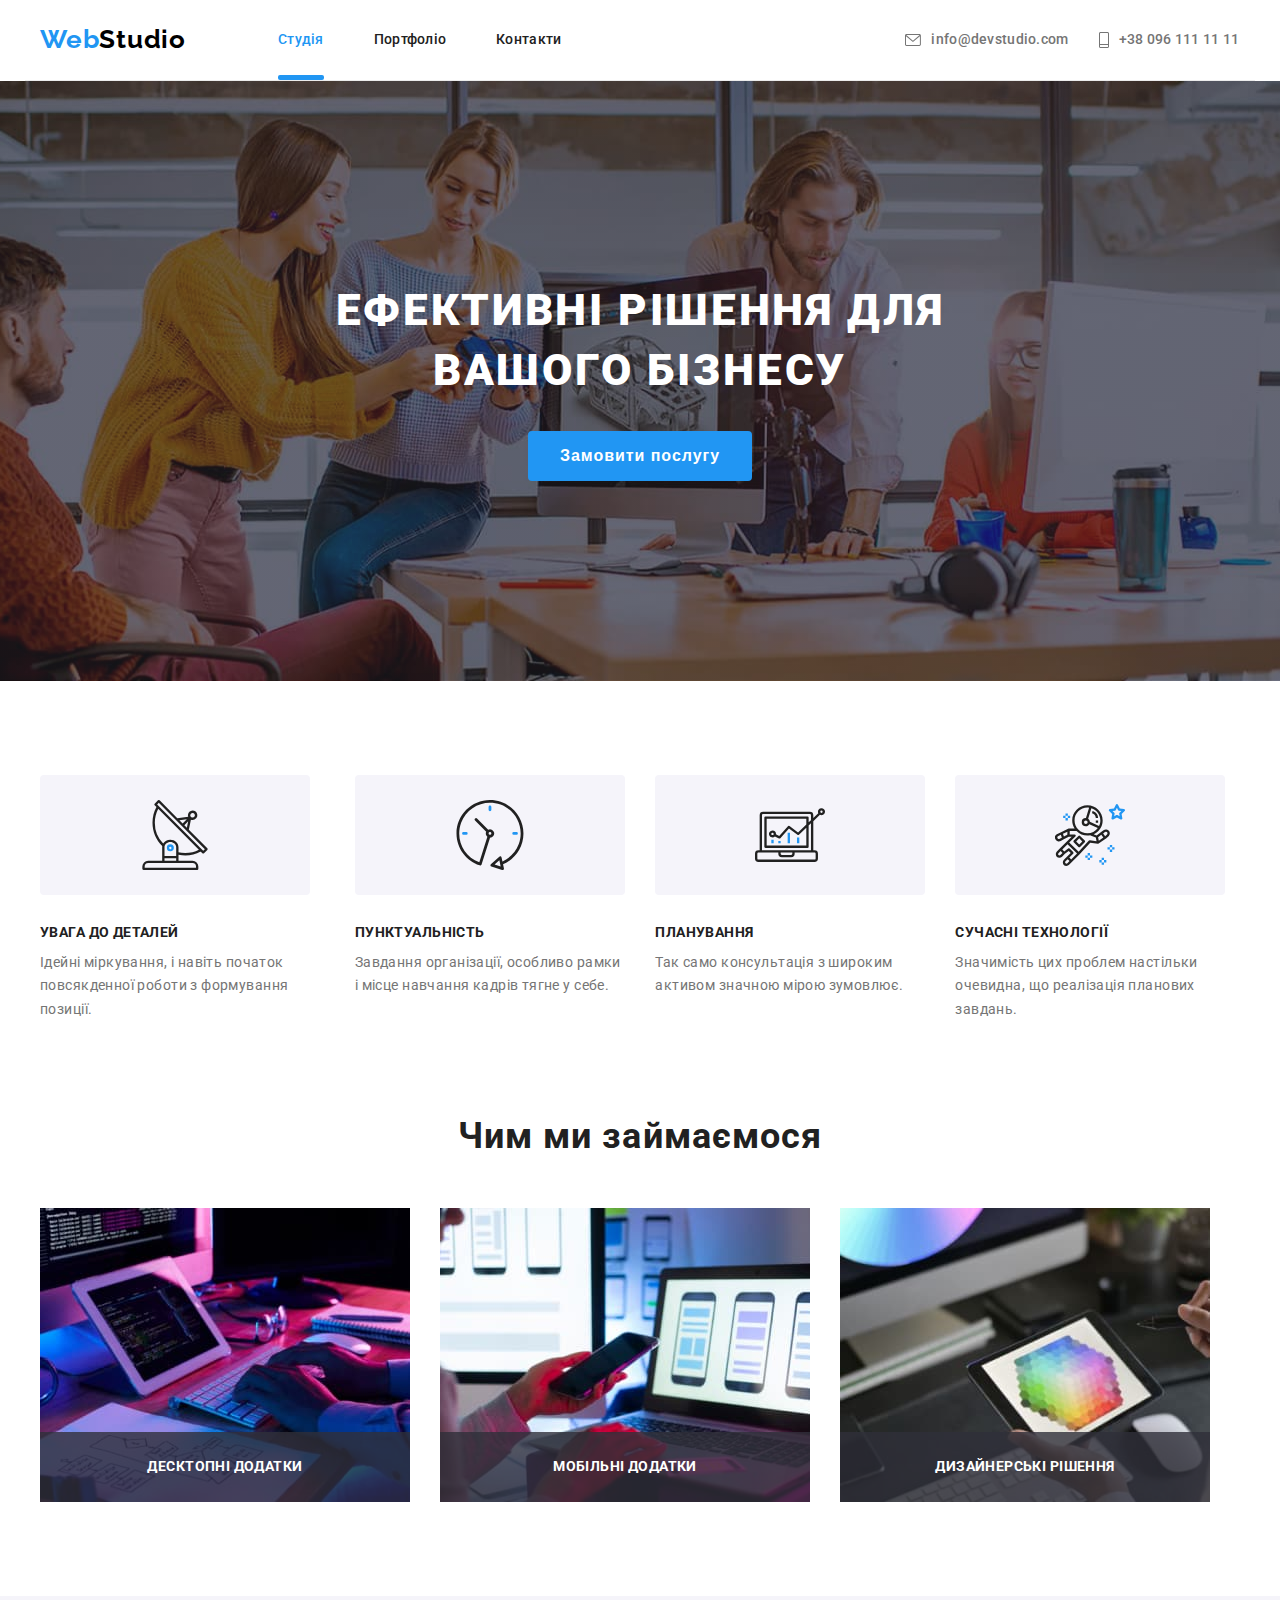
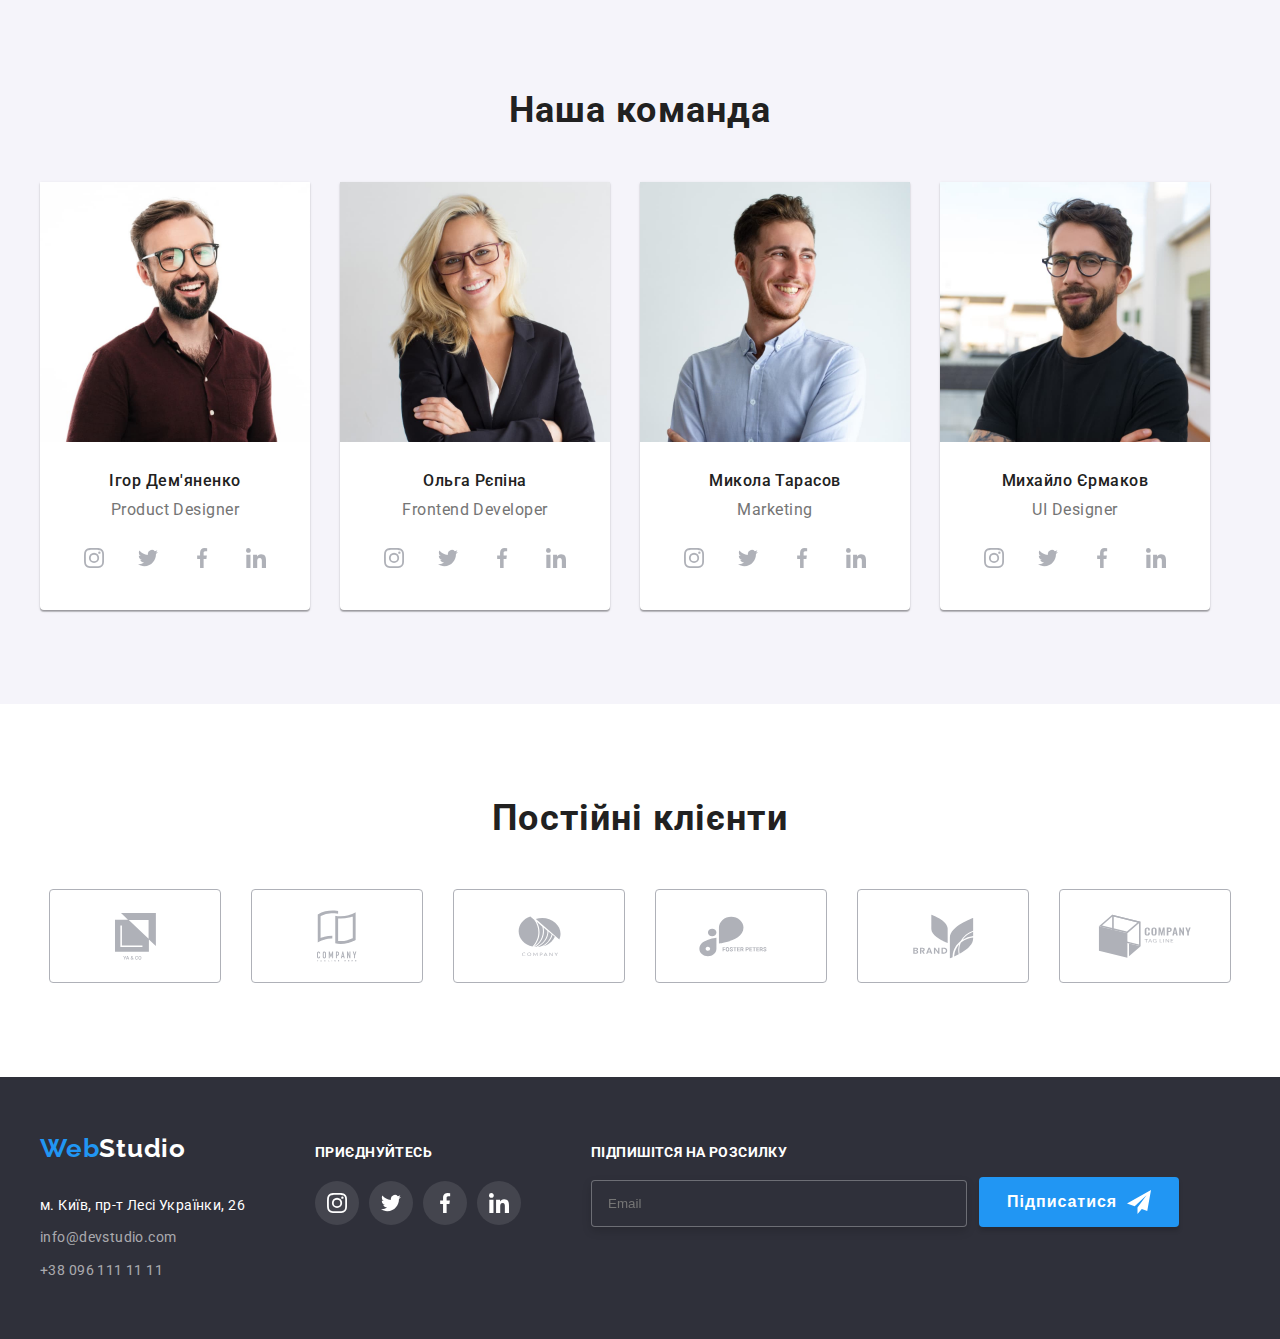
<file: index.html>
<!DOCTYPE html>
<html lang="en">

<head>
    <meta charset="UTF-8">
    <meta http-equiv="X-UA-Compatible" content="IE=edge">
    <meta name="viewport" content="width=device-width, initial-scale=1.0">
    <link rel="preconnect" href="https://fonts.googleapis.com">
    <link rel="preconnect" href="https://fonts.gstatic.com" crossorigin>
    <title>WebStudio</title>
    <link
        href="https://fonts.googleapis.com/css2?family=Raleway:wght@700&family=Roboto:wght@400;500;700;900&display=swap"
        rel="stylesheet">
    <link rel="stylesheet" href="https://cdnjs.cloudflare.com/ajax/libs/modern-normalize/1.1.0/modern-normalize.min.css"
        integrity="sha512-wpPYUAdjBVSE4KJnH1VR1HeZfpl1ub8YT/NKx4PuQ5NmX2tKuGu6U/JRp5y+Y8XG2tV+wKQpNHVUX03MfMFn9Q=="
        crossorigin="anonymous" referrerpolicy="no-referrer" />
    <link rel="stylesheet" href="css/main.min.css">
</head>

<body>
    <!-- modal -->
    <div class="backdrop is-hidden" data-modal>
        <div class="modal">
            <button href="#" class="modal__btn-close" data-modal-close>
                <svg class="modal__icon">
                    <use href="./images/icons.svg#close"></use>
                </svg>
            </button>

            <form class="modal-form">
                <p class="modal-form__title">Залиште свої дані, ми вам передзвонимо</p>

                <ul class="form-list">
                    <li>
                        <label class="form-input">
                            <span class="form-input__name">Ім'я</span>
                            <div class="form-input__field">
                                <input class="form-input__input" type="text" name="name" placeholder=" ">
                                <svg class="form-input__icon">
                                    <use href="./images/icons.svg#person-black"></use>
                                </svg>
                            </div>
                        </label>
                    </li>
                    <li>
                        <label class="form-input">
                            <span class="form-input__name">Телефон</span>
                            <div class="form-input__field">
                                <input class="form-input__input" type="tel" name="tel" placeholder=" ">
                                <svg class="form-input__icon">
                                    <use href="./images/icons.svg#phone-black"></use>
                                </svg>
                            </div>
                        </label>
                    </li>
                    <li>
                        <label class="form-input">
                            <span class="form-input__name">Пошта</span>
                            <div class="form-input__field">
                                <input class="form-input__input" type="email" name="email" placeholder=" ">
                                <svg class="form-input__icon">
                                    <use href="./images/icons.svg#email-black"></use>
                                </svg>
                            </div>
                        </label>
                    </li>
                    <li>
                        <label class="form-input">
                            <span class="form-input__name">Коментар</span>
                            <div class="form-input__field">
                                <textarea class="form-input__input form-input__input--comment" type="text"
                                    name="feedback" placeholder="Введіть текст">
                                </textarea>
                            </div>
                        </label>
                    </li>
                </ul>

                <label class="checkbox">
                    <div>
                        <input class="checkbox__input" type="checkbox" name="checkbox">
                        <svg class="checkbox__icon">
                            <use href="./images/icons.svg#icon-check"></use>
                        </svg>
                    </div>
                    <span class="checkbox__text">
                        Погоджуюся з розсилкою та приймаю
                        <a href="#" class="checkbox__link">Умови договору</a>
                    </span>
                </label>

                <button type="submit" class="form__btn">
                    Відправити
                </button>
            </form>
        </div>
    </div>

    <!-- Header -->
    <header>
        <div class="container header">
            <a href="#" class="logo header--logo"><span class="blue-text">Web</span>Studio</a>

            <nav class="nav header--nav">
                <ul class="nav__list">
                    <li class="nav__item"><a href="#" class="nav__link">Студія</a></li>
                    <li class="nav__item"><a href="./portfolio.html" class="nav__link">Портфоліо</a></li>
                    <li class="nav__item"><a href="./contacts.html" class="nav__link">Контакти</a></li>
                </ul>
            </nav>

            <ul class="contakts">
                <li class="contakts__item">
                    <a class="contakts__link" href="mailto:info@devstudio.com">
                        <svg class="mail-icon">
                            <use href="./images/icons.svg#mail"></use>
                        </svg>
                        info@devstudio.com
                    </a>
                </li>
                <li class="contakts__item">
                    <a class="contakts__link" href="tel:+380961111111">
                        <svg class="phone-icon">
                            <use href="./images/icons.svg#phone"></use>
                        </svg>
                        +38 096 111 11 11
                    </a>
                </li>
            </ul>
        </div>
    </header>

    <!-- Main -->
    <main class="main">

        <section class="hero">
            <div class="hero__container">
                <h1 class="hero__title">Ефективні рішення для вашого бізнесу</h1>
                <button class="hero__btn" type="button" data-modal-open>Замовити послугу</button>
            </div>
        </section>
        <section class="features section">
            <div class="container">
                <!-- Особливості -->
                <!-- <h2 class="features__title">Особливості</h2> -->
                <ul class="features__list">
                    <li class="features__item">
                        <div class="features__item--bg">
                            <svg class="features__icon">
                                <use href="./images/icons.svg#antenna"></use>
                            </svg>
                        </div>
                        <h3 class="features__title">УВАГА ДО ДЕТАЛЕЙ</h3>
                        <p class="features__text">Ідейні міркування, і навіть початок повсякденної роботи з
                            формування
                            позиції.</p>
                    </li>
                    <li class="features__item ">
                        <div class="features__item--bg">
                            <svg class="features__icon">
                                <use href="./images/icons.svg#clock"></use>
                            </svg>
                        </div>
                        <h3 class="features__title">ПУНКТУАЛЬНІСТЬ</h3>
                        <p class="features__text">Завдання організації, особливо рамки і місце навчання кадрів
                            тягне у
                            себе.</p>
                    </li>
                    <li class="features__item ">
                        <div class="features__item--bg">
                            <svg class="features__icon">
                                <use href="./images/icons.svg#diagram"></use>
                            </svg>
                        </div>

                        <h3 class="features__title">ПЛАНУВАННЯ</h3>
                        <p class="features__text">Так само консультація з широким активом значною мірою зумовлює.
                        </p>
                    </li>
                    <li class="features__item ">
                        <div class="features__item--bg">
                            <svg class="features__icon">
                                <use href="./images/icons.svg#astronaut"></use>
                            </svg>
                        </div>

                        <h3 class="features__title">СУЧАСНІ ТЕХНОЛОГІЇ</h3>
                        <p class="features__text">Значимість цих проблем настільки очевидна, що реалізація планових
                            завдань.</p>
                    </li>
                </ul>
            </div>
        </section>

        <!-- Чим ми займаємося -->
        <section class="we-working section">
            <div class="container">
                <h2 class="we-working__title">Чим ми займаємося</h2>
                <ul class="we-working__list">
                    <li class="we-working__item">
                        <div class="we-working__thumb">
                            <img class="we-working__img" src="images/img_1.jpg"
                                alt="Працюючий програміст, його робоче місце.">
                            <h3 class="we-working__text">Десктопні додатки</h3>
                        </div>

                    </li>
                    <li class="we-working__item">
                        <div class="we-working__thumb">
                            <img class="we-working__img" src="images/img_2.jpg"
                                alt="Дизайнер розробляє інтерфейс застосунка для мобільного телефона.">
                            <h3 class="we-working__text">Мобільні додатки</h3>
                        </div>
                    </li>
                    <li class="we-working__item">
                        <div class="we-working__thumb">
                            <img class="we-working__img" src="images/img_3.jpg"
                                alt="Веб-дизайнер з планшетом на якому зображено вибір кольору.">
                            <h3 class="we-working__text">Дизайнерські рішення</h3>
                        </div>
                    </li>
                </ul>
            </div>
        </section>

        <!-- Наша команда -->
        <section class="our-team section">
            <div class="container">
                <h2 class="our-team__title">Наша команда</h2>
                <ul class="our-team__list">
                    <li class="our-team__item">
                        <img class="our-team__img" src="images/photo_1.jpg" alt="Фото Ігора Дем'яненко">
                        <h3 class="our-team__name">Ігор Дем'яненко</h3>
                        <p class="our-team__text">Product Designer</p>
                        <ul class="social">
                            <li class="social__item">
                                <a href="#" class="social__link social__link--transparent ">
                                    <svg class="social__icon social__icon--white-bg ">
                                        <use href="./images/icons.svg#instagram"></use>
                                    </svg>
                                </a>
                            </li>
                            <li class="social__item">
                                <a href="#" class="social__link social__link--transparent">
                                    <svg class="social__icon social__icon--white-bg ">
                                        <use href="./images/icons.svg#twitter"></use>
                                    </svg>
                                </a>
                            </li>
                            <li class="social__item">
                                <a href="#" class="social__link social__link--transparent">
                                    <svg class="social__icon social__icon--white-bg ">
                                        <use href="./images/icons.svg#facebook"></use>
                                    </svg>
                                </a>
                            </li>
                            <li class="social__item">
                                <a href="#" class="social__link social__link--transparent">
                                    <svg class="social__icon social__icon--white-bg ">
                                        <use href="./images/icons.svg#linkedin"></use>
                                    </svg>
                                </a>
                            </li>
                        </ul>
                    </li>
                    <li class="our-team__item">
                        <img class="our-team__img" src="images/photo_2.jpg" alt="Фото Ігора Дем'яненко">
                        <h3 class="our-team__name">Ольга Рєпіна</h3>
                        <p class="our-team__text">Frontend Developer</p>
                        <ul class="social">
                            <li class="social__item">
                                <a href="#" class="social__link social__link--transparent ">
                                    <svg class="social__icon social__icon--white-bg ">
                                        <use href="./images/icons.svg#instagram"></use>
                                    </svg>
                                </a>
                            </li>
                            <li class="social__item">
                                <a href="#" class="social__link social__link--transparent">
                                    <svg class="social__icon social__icon--white-bg ">
                                        <use href="./images/icons.svg#twitter"></use>
                                    </svg>
                                </a>
                            </li>
                            <li class="social__item">
                                <a href="#" class="social__link social__link--transparent">
                                    <svg class="social__icon social__icon--white-bg ">
                                        <use href="./images/icons.svg#facebook"></use>
                                    </svg>
                                </a>
                            </li>
                            <li class="social__item">
                                <a href="#" class="social__link social__link--transparent">
                                    <svg class="social__icon social__icon--white-bg ">
                                        <use href="./images/icons.svg#linkedin"></use>
                                    </svg>
                                </a>
                            </li>
                        </ul>
                    </li>
                    <li class="our-team__item">
                        <img class="our-team__img" src="images/photo_3.jpg" alt="Фото Ігора Дем'яненко">
                        <h3 class="our-team__name">Микола Тарасов </h3>
                        <p class="our-team__text"> Marketing</p>
                        <ul class="social">
                            <li class="social__item">
                                <a href="#" class="social__link social__link--transparent ">
                                    <svg class="social__icon social__icon--white-bg ">
                                        <use href="./images/icons.svg#instagram"></use>
                                    </svg>
                                </a>
                            </li>
                            <li class="social__item">
                                <a href="#" class="social__link social__link--transparent">
                                    <svg class="social__icon social__icon--white-bg ">
                                        <use href="./images/icons.svg#twitter"></use>
                                    </svg>
                                </a>
                            </li>
                            <li class="social__item">
                                <a href="#" class="social__link social__link--transparent">
                                    <svg class="social__icon social__icon--white-bg ">
                                        <use href="./images/icons.svg#facebook"></use>
                                    </svg>
                                </a>
                            </li>
                            <li class="social__item">
                                <a href="#" class="social__link social__link--transparent">
                                    <svg class="social__icon social__icon--white-bg ">
                                        <use href="./images/icons.svg#linkedin"></use>
                                    </svg>
                                </a>
                            </li>
                        </ul>
                    </li>
                    <li class="our-team__item">
                        <img class="our-team__img" src="images/photo_4.jpg" alt="Фото Ігора Дем'яненко">
                        <h3 class="our-team__name">Михайло Єрмаков</h3>
                        <p class="our-team__text">UI Designer</p>
                        <ul class="social">
                            <li class="social__item">
                                <a href="#" class="social__link social__link--transparent ">
                                    <svg class="social__icon social__icon--white-bg ">
                                        <use href="./images/icons.svg#instagram"></use>
                                    </svg>
                                </a>
                            </li>
                            <li class="social__item">
                                <a href="#" class="social__link social__link--transparent">
                                    <svg class="social__icon social__icon--white-bg ">
                                        <use href="./images/icons.svg#twitter"></use>
                                    </svg>
                                </a>
                            </li>
                            <li class="social__item">
                                <a href="#" class="social__link social__link--transparent">
                                    <svg class="social__icon social__icon--white-bg ">
                                        <use href="./images/icons.svg#facebook"></use>
                                    </svg>
                                </a>
                            </li>
                            <li class="social__item">
                                <a href="#" class="social__link social__link--transparent">
                                    <svg class="social__icon social__icon--white-bg ">
                                        <use href="./images/icons.svg#linkedin"></use>
                                    </svg>
                                </a>
                            </li>
                        </ul>
                    </li>
                </ul>
            </div>
        </section>

        <!-- Постійні клієнти -->
        <section class="clients section">
            <div class="container">
                <h2 class="clients__title">Постійні клієнти</h2>
                <ul class="clients__list">
                    <li class="clients__item">
                        <a class="clients__link">
                            <svg class="clients__icon " width="41" height="47">
                                <use href="./images/icons.svg#company_1"></use>
                            </svg>
                        </a>
                    </li>
                    <li class="clients__item">
                        <a class="clients__link">
                            <svg class="clients__icon " width="40" height="52">
                                <use href="./images/icons.svg#company_2"></use>
                            </svg>
                        </a>
                    </li>
                    <li class="clients__item">
                        <a class="clients__link">
                            <svg class="clients__icon " width="43" height="42">
                                <use href="./images/icons.svg#company_3"></use>
                            </svg>
                        </a>
                    </li>
                    <li class="clients__item">
                        <a class="clients__link">
                            <svg class="clients__icon" width="84" height="41">
                                <use href="./images/icons.svg#company_4"></use>
                            </svg>
                        </a>
                    </li>
                    <li class="clients__item">
                        <a class="clients__link">
                            <svg class="clients__icon" width="63" height="45">
                                <use href="./images/icons.svg#company_5"></use>
                            </svg>
                        </a>
                    </li>
                    <li class="clients__item">
                        <a class="clients__link">
                            <svg class="clients__icon" width="94" height="44">
                                <use href="./images/icons.svg#company_6"></use>
                            </svg>
                        </a>
                    </li>
                </ul>

            </div>
        </section>
    </main>

    <!-- Footer -->
    <footer class="footer">
        <div class="container">
            <div class="footer-wrapper">
                <div class="footer-contacts">
                    <a href="#" class="logo footer--logo"><span class="blue-text">Web</span>Studio</a>

                    <ul class="footer-contacts">
                        <li class="footer-contacts__item ">
                            <a class="footer-contacts__link address footer-contacts__link--address" href="#"
                                target="_blank" rel="noopener noreferrer">м.
                                Київ, пр-т Лесі Українки,
                                26</a>
                        </li>
                        <li class="footer-contacts__item">
                            <a class="footer-contacts__link" href="mailto:info@devstudio.com">info@devstudio.com</a>
                        </li>
                        <li class="footer-contacts__item">
                            <a class="footer-contacts__link" href="tel:+380961111111">+38
                                096 111 11 11</a>
                        </li>
                    </ul>
                </div>

                <div class="social-wrapper">
                    <h2 class="social-wrapper__title">Приєднуйтесь</h2>
                    <ul class="social">
                        <li class="social__item">
                            <a href="#" class="social__link social__link--gray ">
                                <svg class="social__icon social__icon--white ">
                                    <use href="./images/icons.svg#instagram"></use>
                                </svg>
                            </a>
                        </li>
                        <li class="social__item">
                            <a href="#" class="social__link social__link--gray">
                                <svg class="social__icon social__icon--white ">
                                    <use href="./images/icons.svg#twitter"></use>
                                </svg>
                            </a>
                        </li>
                        <li class="social__item">
                            <a href="#" class="social__link social__link--gray">
                                <svg class="social__icon social__icon--white ">
                                    <use href="./images/icons.svg#facebook"></use>
                                </svg>
                            </a>
                        </li>
                        <li class="social__item">
                            <a href="#" class="social__link social__link--gray">
                                <svg class="social__icon social__icon--white ">
                                    <use href="./images/icons.svg#linkedin"></use>
                                </svg>
                            </a>
                        </li>
                    </ul>
                </div>

                <form class="footer-form">
                    <label class="footer-form__label">
                        <span class="footer-form__title">
                            Підпишітся на розсилку
                        </span>
                        <input class="footer-form__input" type="email" name="footer-email" placeholder="Email">
                    </label>

                    <button type="submit" class="footer-form__btn">
                        Підписатися
                        <svg class="footer-form__icon">
                            <use href="./images/icons.svg#icon-send"></use>
                        </svg>
                    </button>
                </form>
            </div>
    </footer>


    <script src="./js/modal.js"></script>
</body>

</html>
</file>
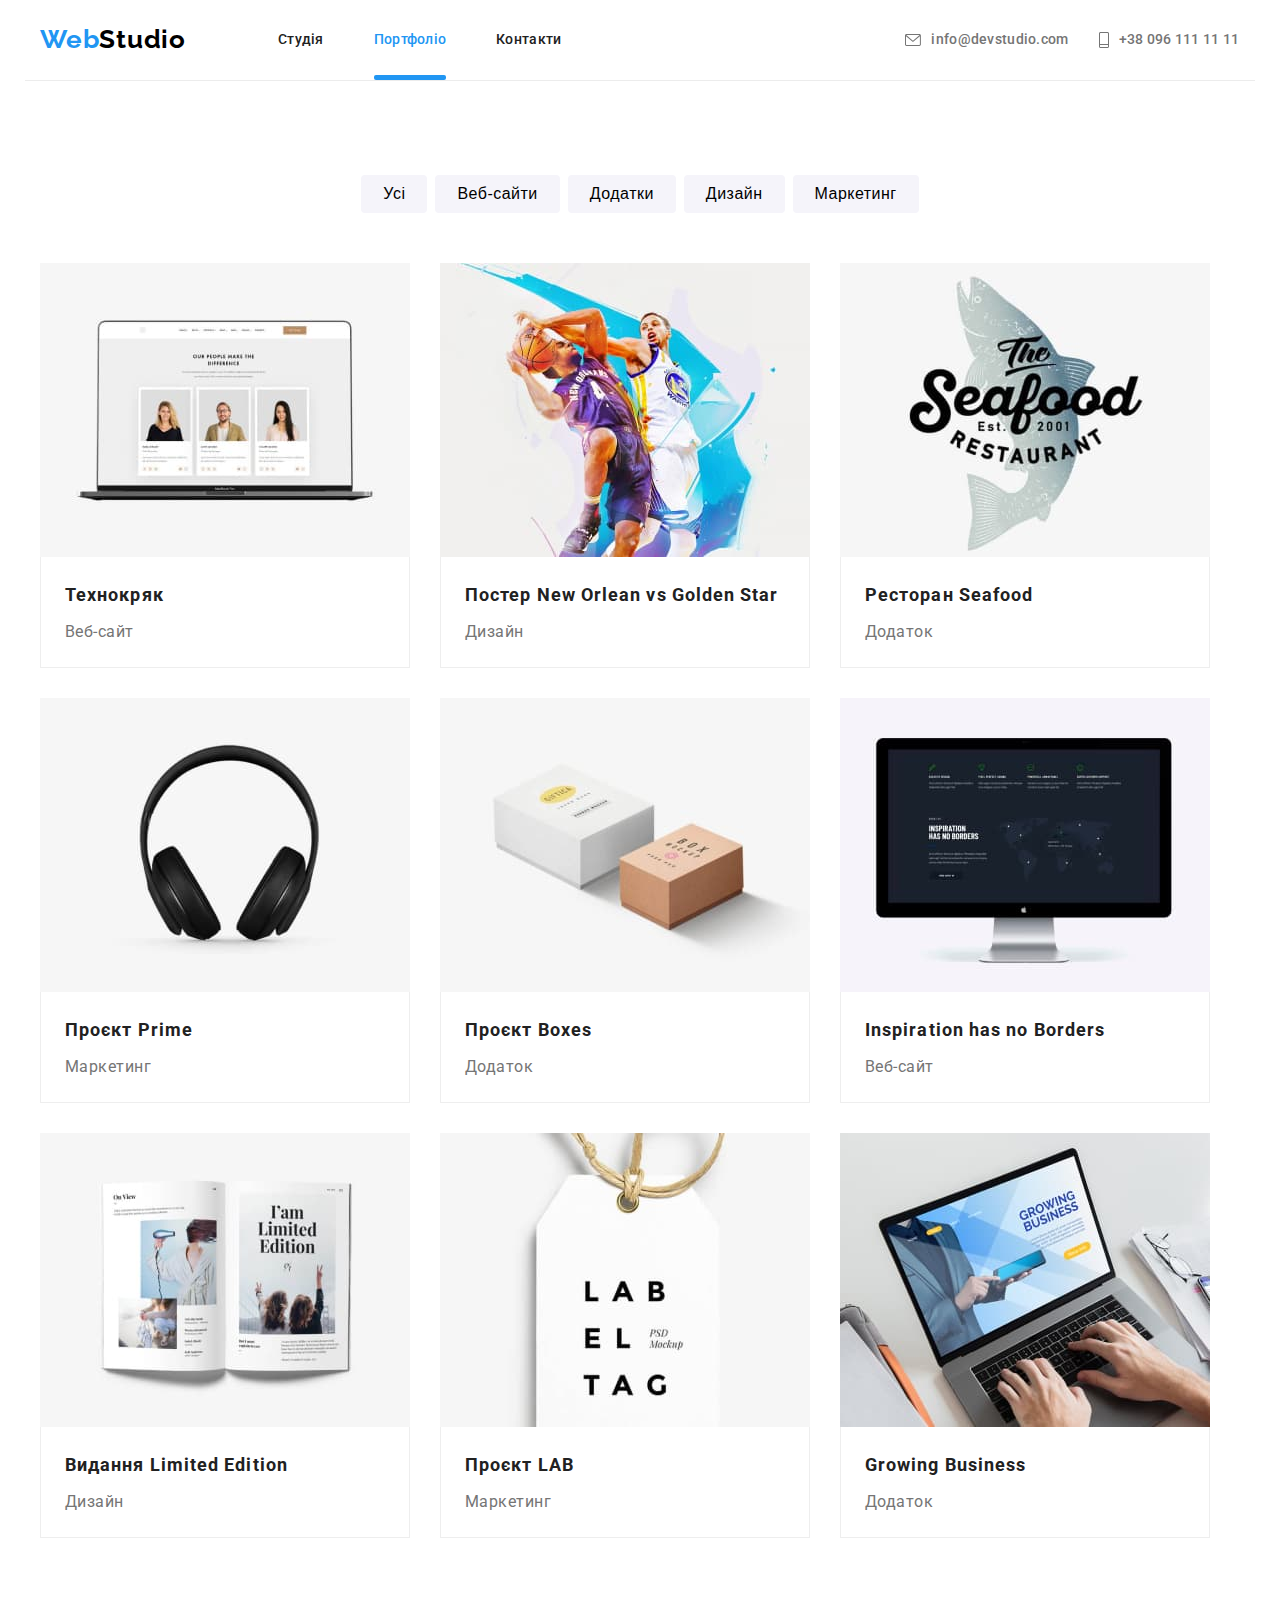
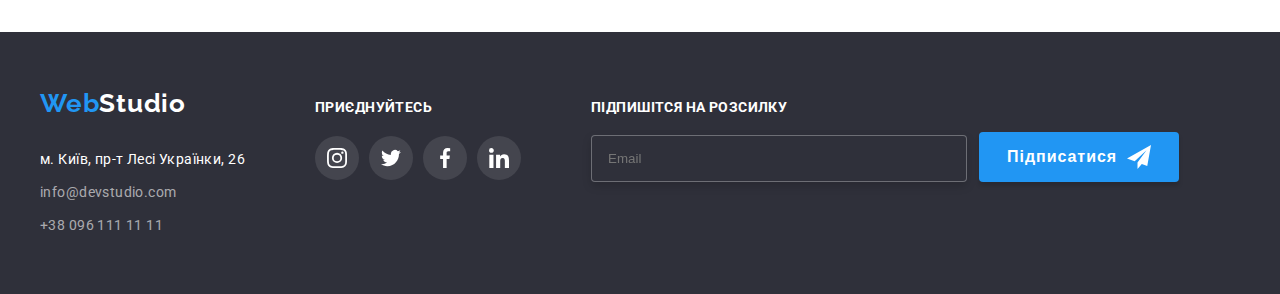
<file: portfolio.html>
<!DOCTYPE html>
<html lang="en">

<head>
    <meta charset="UTF-8">
    <meta http-equiv="X-UA-Compatible" content="IE=edge">
    <meta name="viewport" content="width=device-width, initial-scale=1.0">
    <link rel="preconnect" href="https://fonts.googleapis.com">
    <link rel="preconnect" href="https://fonts.gstatic.com" crossorigin>
    <title>Portfolio</title>
    <link
        href="https://fonts.googleapis.com/css2?family=Raleway:wght@700&family=Roboto:wght@400;500;700;900&display=swap"
        rel="stylesheet">
    <link rel="stylesheet" href="https://cdnjs.cloudflare.com/ajax/libs/modern-normalize/1.1.0/modern-normalize.min.css"
        integrity="sha512-wpPYUAdjBVSE4KJnH1VR1HeZfpl1ub8YT/NKx4PuQ5NmX2tKuGu6U/JRp5y+Y8XG2tV+wKQpNHVUX03MfMFn9Q=="
        crossorigin="anonymous" referrerpolicy="no-referrer" />
    <link rel="stylesheet" href="css/main.min.css">
</head>

<body>
    <!-- Header -->
    <header>
        <div class="container header">
            <a href="./index.html" class="logo header--logo"><span class="blue-text">Web</span>Studio</a>

            <nav class="nav header--nav">
                <ul class="nav__list">
                    <li class="nav__item"><a href="./index.html" class="nav__link">Студія</a></li>
                    <li class="nav__item"><a href="#" class="nav__link">Портфоліо</a></li>
                    <li class="nav__item"><a href="./contacts.html" class="nav__link">Контакти</a></li>
                </ul>
            </nav>

            <ul class="contakts">
                <li class="contakts__item">
                    <a class="contakts__link" href="mailto:info@devstudio.com">
                        <svg class="mail-icon">
                            <use href="./images/icons.svg#mail"></use>
                        </svg>
                        info@devstudio.com
                    </a>
                </li>
                <li class="contakts__item">
                    <a class="contakts__link" href="tel:+380961111111">
                        <svg class="phone-icon">
                            <use href="./images/icons.svg#phone"></use>
                        </svg>
                        +38 096 111 11 11
                    </a>
                </li>
            </ul>
        </div>
    </header>

    <!-- Main -->
    <main>
        <section class="section">
            <div class="container">

                <!-- <h1>Фільтр</h1> -->
                <ul class="filter filter--mb50">
                    <li class="filter__item">
                        <button class="filter__btn active-filter" type="button">Усі</button>
                    </li>
                    <li class="filter__item">
                        <button class="filter__btn" type="button">Веб-сайти</button>
                    </li>
                    <li class="filter__item">
                        <button class="filter__btn" type="button">Додатки</button>
                    </li>
                    <li class="filter__item">
                        <button class="filter__btn" type="button">Дизайн</button>
                    </li>
                    <li class="filter__item">
                        <button class="filter__btn" type="button">Маркетинг</button>
                    </li>
                </ul>

                <ul class="portfolio">
                    <li class="card">
                        <a href="#" class="card__link">
                            <div class="card__thumb">
                                <img class="card__img" src="images/portfolio-img-1.jpg" alt="Веб-сайт Технокряк">
                                <p class="card__description">Ресурс пропонує комплексні пропозиції з різним рівнем
                                    функціоналу
                                    та сервісів. Все це дозволить відвідувачу отримати
                                    вичерпні відомості про компанію чи приватну особу.</p>
                            </div>
                            <div class="card__border">
                                <h2 class="card__title">Технокряк</h2>
                                <p class="card__text">Веб-сайт</p>
                            </div>
                        </a>
                    </li>
                    <li class="card">
                        <a href="#" class="card__link">
                            <div class="card__thumb">
                                <img class="card__img" src="images/portfolio-img-2.jpg"
                                    alt="Постер New Orlean vs Golden Star">
                                <p class="card__description">Ресурс пропонує комплексні пропозиції з різним рівнем
                                    функціоналу
                                    та сервісів. Все це дозволить відвідувачу отримати
                                    вичерпні відомості про компанію чи приватну особу.</p>
                            </div>
                            <div class="card__border">
                                <h2 class="card__title">Постер New Orlean vs Golden Star</h2>
                                <p class="card__text">Дизайн</p>
                            </div>
                        </a>
                    </li>
                    <li class="card">
                        <a href="#" class="card__link">
                            <div class="card__thumb">
                                <img class="card__img" src="images/portfolio-img-3.jpg" alt="Ресторан Seafood">
                                <p class="card__description">Ресурс пропонує комплексні пропозиції з різним рівнем
                                    функціоналу
                                    та сервісів. Все це дозволить відвідувачу отримати
                                    вичерпні відомості про компанію чи приватну особу.</p>
                            </div>
                            <div class="card__border">
                                <h2 class="card__title">Ресторан Seafood</h2>
                                <p class="card__text">Додаток</p>
                            </div>
                        </a>
                    </li>
                    <li class="card">
                        <a href="#" class="card__link">
                            <div class="card__thumb">
                                <img class="card__img" src="images/portfolio-img-4.jpg" alt="Проєкт Prime">
                                <p class="card__description">Ресурс пропонує комплексні пропозиції з різним рівнем
                                    функціоналу
                                    та сервісів. Все це дозволить відвідувачу отримати
                                    вичерпні відомості про компанію чи приватну особу.</p>
                            </div>
                            <div class="card__border">
                                <h2 class="card__title">Проєкт Prime</h2>
                                <p class="card__text">Маркетинг</p>
                            </div>
                        </a>
                    </li>
                    <li class="card">
                        <a href="#" class="card__link">
                            <div class="card__thumb">
                                <img class="card__img" src="images/portfolio-img-5.jpg" alt="Проєкт Boxes">
                                <p class="card__description">Ресурс пропонує комплексні пропозиції з різним рівнем
                                    функціоналу
                                    та сервісів. Все це дозволить відвідувачу отримати
                                    вичерпні відомості про компанію чи приватну особу.</p>
                            </div>
                            <div class="card__border">
                                <h2 class="card__title">Проєкт Boxes</h2>
                                <p class="card__text">Додаток</p>
                            </div>
                        </a>
                    </li>
                    <li class="card">
                        <a href="#" class="card__link">
                            <div class="card__thumb">
                                <img class="card__img" src="images/portfolio-img-6.jpg"
                                    alt="Веб-сайт Inspiration has no Borders">
                                <p class="card__description">Ресурс пропонує комплексні пропозиції з різним рівнем
                                    функціоналу
                                    та сервісів. Все це дозволить відвідувачу отримати
                                    вичерпні відомості про компанію чи приватну особу.</p>
                            </div>
                            <div class="card__border">
                                <h2 class="card__title">Inspiration has no Borders</h2>
                                <p class="card__text">Веб-сайт</p>
                            </div>
                        </a>
                    </li>
                    <li class="card">
                        <a href="#" class="card__link">
                            <div class="card__thumb">
                                <img class="card__img" src="images/portfolio-img-7.jpg" alt="Видання Limited Edition">
                                <p class="card__description">Ресурс пропонує комплексні пропозиції з різним рівнем
                                    функціоналу
                                    та сервісів. Все це дозволить відвідувачу отримати
                                    вичерпні відомості про компанію чи приватну особу.</p>
                            </div>
                            <div class="card__border">
                                <h2 class="card__title">Видання Limited Edition</h2>
                                <p class="card__text">Дизайн</p>
                            </div>
                        </a>
                    </li>
                    <li class="card">
                        <a href="#" class="card__link">
                            <div class="card__thumb">
                                <img class="card__img" src="images/portfolio-img-8.jpg" alt="Проєкт LAB">
                                <p class="card__description">Ресурс пропонує комплексні пропозиції з різним рівнем
                                    функціоналу
                                    та сервісів. Все це дозволить відвідувачу отримати
                                    вичерпні відомості про компанію чи приватну особу.</p>
                            </div>
                            <div class="card__border">
                                <h2 class="card__title">Проєкт LAB</h2>
                                <p class="card__text">Маркетинг</p>
                            </div>
                        </a>
                    </li>
                    <li class="card">
                        <a href="#" class="card__link">
                            <div class="card__thumb">
                                <img class="card__img" src="images/portfolio-img-9.jpg" alt="Додаток Growing Business">
                                <p class="card__description">Ресурс пропонує комплексні пропозиції з різним рівнем
                                    функціоналу
                                    та сервісів. Все це дозволить відвідувачу отримати
                                    вичерпні відомості про компанію чи приватну особу.</p>
                            </div>
                            <div class="card__border">
                                <h2 class="card__title">Growing Business</h2>
                                <p class="card__text">Додаток</p>
                            </div>
                        </a>
                    </li>
                </ul>
            </div>
        </section>
    </main>

    <!-- Footer -->
    <footer class="footer">
        <div class="container">
            <div class="footer-wrapper">
                <div class="footer-contacts">
                    <a href="#" class="logo footer--logo"><span class="blue-text">Web</span>Studio</a>

                    <ul class="footer-contacts">
                        <li class="footer-contacts__item ">
                            <a class="footer-contacts__link address footer-contacts__link--address" href="#"
                                target="_blank" rel="noopener noreferrer">м.
                                Київ, пр-т Лесі Українки,
                                26</a>
                        </li>
                        <li class="footer-contacts__item">
                            <a class="footer-contacts__link" href="mailto:info@devstudio.com">info@devstudio.com</a>
                        </li>
                        <li class="footer-contacts__item">
                            <a class="footer-contacts__link" href="tel:+380961111111">+38
                                096 111 11 11</a>
                        </li>
                    </ul>
                </div>

                <div class="social-wrapper">
                    <h2 class="social-wrapper__title">Приєднуйтесь</h2>
                    <ul class="social">
                        <li class="social__item">
                            <a href="#" class="social__link social__link--gray ">
                                <svg class="social__icon social__icon--white ">
                                    <use href="./images/icons.svg#instagram"></use>
                                </svg>
                            </a>
                        </li>
                        <li class="social__item">
                            <a href="#" class="social__link social__link--gray">
                                <svg class="social__icon social__icon--white ">
                                    <use href="./images/icons.svg#twitter"></use>
                                </svg>
                            </a>
                        </li>
                        <li class="social__item">
                            <a href="#" class="social__link social__link--gray">
                                <svg class="social__icon social__icon--white ">
                                    <use href="./images/icons.svg#facebook"></use>
                                </svg>
                            </a>
                        </li>
                        <li class="social__item">
                            <a href="#" class="social__link social__link--gray">
                                <svg class="social__icon social__icon--white ">
                                    <use href="./images/icons.svg#linkedin"></use>
                                </svg>
                            </a>
                        </li>
                    </ul>
                </div>

                <form class="footer-form">
                    <label class="footer-form__label">
                        <span class="footer-form__title">
                            Підпишітся на розсилку
                        </span>
                        <input class="footer-form__input" type="email" name="footer-email" placeholder="Email">
                    </label>

                    <button type="submit" class="footer-form__btn">
                        Підписатися
                        <svg class="footer-form__icon">
                            <use href="./images/icons.svg#icon-send"></use>
                        </svg>
                    </button>
                </form>
            </div>
    </footer>
</body>

</html>
</file>
<file: css/main.min.css>
html{-webkit-box-sizing:border-box;box-sizing:border-box}*,*::before,*::after{-webkit-box-sizing:inherit;box-sizing:inherit}a{text-decoration:none}ul,li{list-style:none;margin:0;padding:0}h1,h2,h3,h4,h5,h6,p{margin:0}img{vertical-align:top}html,body{margin:0;-webkit-box-sizing:inherit;box-sizing:inherit;height:100%;font-family:Roboto,Raleway,sans-serif;font-size:16px;color:#212121;background-color:#fff}.container{width:1200px;margin-left:auto;margin-right:auto;padding-left:15px;padding-right:15px}.section{padding-top:94px;padding-bottom:94px}.header{display:-webkit-box;display:-ms-flexbox;display:flex;-webkit-box-align:center;-ms-flex-align:center;align-items:center;border-bottom:1px solid #ececec}.header--logo{margin-right:93px}.blue-text{color:#2196f3}.nav__list{display:-webkit-box;display:-ms-flexbox;display:flex;gap:50px}.nav__link{display:block;padding:32px 0;position:relative;font-weight:500;font-size:14px;line-height:1.14;letter-spacing:.02em;color:#212121;-webkit-transition:color 250ms cubic-bezier(0.4, 0, 0.2, 1);transition:color 250ms cubic-bezier(0.4, 0, 0.2, 1)}.nav__link[href="#"]{color:#2196f3}.nav__link[href="#"]::after{content:"";position:absolute;display:block;width:100%;height:5px;bottom:0;border-radius:2px;background-color:#2196f3}.nav__link:hover,.nav__link:focus{color:#2196f3;fill:#2196f3}.header--nav{margin-right:344px}.contakts{display:-webkit-box;display:-ms-flexbox;display:flex;gap:30px}.contakts__link{display:-webkit-box;display:-ms-flexbox;display:flex;-webkit-box-align:center;-ms-flex-align:center;align-items:center;gap:10px;padding:32px 0;font-weight:500;font-size:14px;line-height:1.14;letter-spacing:.02em;color:#757575;fill:#757575;-webkit-transition:color 250ms cubic-bezier(0.4, 0, 0.2, 1),fill 250ms cubic-bezier(0.4, 0, 0.2, 1);transition:color 250ms cubic-bezier(0.4, 0, 0.2, 1),fill 250ms cubic-bezier(0.4, 0, 0.2, 1)}.contakts__link:hover,.contakts__link:focus{color:#2196f3;fill:#2196f3}.mail-icon{width:16px;height:12px}.phone-icon{width:10px;height:16px}.logo{width:145px;font-family:Raleway;font-weight:700;font-size:26px;line-height:1.2;letter-spacing:.03em;color:#000}.backdrop{position:fixed;top:0;left:0;right:0;bottom:0;z-index:100;background-color:rgba(0,0,0,.2);-webkit-transition:opacity 250ms cubic-bezier(0.4, 0, 0.2, 1),visibility 250ms cubic-bezier(0.4, 0, 0.2, 1);transition:opacity 250ms cubic-bezier(0.4, 0, 0.2, 1),visibility 250ms cubic-bezier(0.4, 0, 0.2, 1)}.is-hidden{visibility:hidden;opacity:0;pointer-events:none}.modal{position:absolute;top:50%;left:50%;display:-webkit-box;display:-ms-flexbox;display:flex;padding:40px;-webkit-transform:translate(-50%, -50%);transform:translate(-50%, -50%);-webkit-transition:translate 250ms cubic-bezier(0.4, 0, 0.2, 1);transition:translate 250ms cubic-bezier(0.4, 0, 0.2, 1);background:#fff;-webkit-box-shadow:0px 1px 3px rgba(0,0,0,.12),0px 1px 1px rgba(0,0,0,.14),0px 2px 1px rgba(0,0,0,.2);box-shadow:0px 1px 3px rgba(0,0,0,.12),0px 1px 1px rgba(0,0,0,.14),0px 2px 1px rgba(0,0,0,.2);border-radius:4px}.modal__btn-close{height:30px;width:30px;display:-webkit-box;display:-ms-flexbox;display:flex;-webkit-box-pack:center;-ms-flex-pack:center;justify-content:center;-webkit-box-align:center;-ms-flex-align:center;align-items:center;position:absolute;top:8px;right:8px;padding:0;border:1px solid rgba(0,0,0,.1);border-radius:50%;background-color:#fff;cursor:pointer}.modal__icon{height:11px;width:11px;-webkit-transition:fill 250ms cubic-bezier(0.4, 0, 0.2, 1);transition:fill 250ms cubic-bezier(0.4, 0, 0.2, 1)}.modal__btn-close:hover .modal__icon,.modal__btn-close:active .modal__icon{fill:#2196f3}.modal-form{display:-webkit-box;display:-ms-flexbox;display:flex;-webkit-box-orient:vertical;-webkit-box-direction:normal;-ms-flex-direction:column;flex-direction:column;-webkit-box-pack:center;-ms-flex-pack:center;justify-content:center;-webkit-box-align:center;-ms-flex-align:center;align-items:center}.modal-form__title{margin-bottom:12px;font-weight:700;font-size:20px;line-height:1.15;text-align:center;letter-spacing:.03em;color:#212121}.form-list{display:-webkit-box;display:-ms-flexbox;display:flex;-webkit-box-orient:vertical;-webkit-box-direction:normal;-ms-flex-direction:column;flex-direction:column;gap:10px;margin-bottom:20px}.form-input__name{margin-bottom:4px;display:inline-block;font-weight:400;font-size:12px;line-height:1.1666666667;letter-spacing:.01em;color:#757575}.form-input__field{position:relative}.form-input__input{width:408px;height:40px;padding-left:42px;border:1px solid rgba(33,33,33,.2);border-radius:4px;-webkit-transition:border 250ms cubic-bezier(0.4, 0, 0.2, 1);transition:border 250ms cubic-bezier(0.4, 0, 0.2, 1)}.form-input__input:not(:-moz-placeholder-shown){outline:none;border-color:#2196f3}.form-input__input:not(:-ms-input-placeholder){outline:none;border-color:#2196f3}.form-input__input:focus,.form-input__input:hover,.form-input__input:not(:placeholder-shown){outline:none;border-color:#2196f3}.form-input__icon{width:18px;height:18px;position:absolute;left:12px;top:11px;fill:#212121;-webkit-transition:fill 250ms cubic-bezier(0.4, 0, 0.2, 1);transition:fill 250ms cubic-bezier(0.4, 0, 0.2, 1)}.form-input__input:not(:-moz-placeholder-shown)+.form-input__icon{fill:#2196f3}.form-input__input:not(:-ms-input-placeholder)+.form-input__icon{fill:#2196f3}.form-input__input:focus+.form-input__icon,.form-input__input:hover+.form-input__icon,.form-input__input:not(:placeholder-shown)+.form-input__icon{fill:#2196f3}.form-input__input--comment{width:420px;height:120px;resize:none;padding:12px 16px}.checkbox{display:-webkit-box;display:-ms-flexbox;display:flex;-webkit-box-pack:center;-ms-flex-pack:center;justify-content:center;-webkit-box-align:center;-ms-flex-align:center;align-items:center;margin-bottom:30px}.checkbox__input{position:absolute;width:1px;height:1px;margin:-1px;border:0;padding:0;clip:rect(0 0 0 0);overflow:hidden}.checkbox__icon{display:inline-block;width:12px;height:11px;margin-right:8px;fill:#000;border:2px solid #212121;border-radius:2px;cursor:pointer;-webkit-transition:fill 250ms cubic-bezier(0.4, 0, 0.2, 1),background-color 250ms cubic-bezier(0.4, 0, 0.2, 1),border 250ms cubic-bezier(0.4, 0, 0.2, 1);transition:fill 250ms cubic-bezier(0.4, 0, 0.2, 1),background-color 250ms cubic-bezier(0.4, 0, 0.2, 1),border 250ms cubic-bezier(0.4, 0, 0.2, 1)}.checkbox__input:checked+.checkbox__icon{width:16px;height:15px;fill:#fff;background-color:#2196f3;border:none}.checkbox__text{font-weight:400;font-size:14px;line-height:1.7142857143;letter-spacing:.03em;color:#757575}.checkbox__link{font-weight:400;font-size:14px;line-height:1.7142857143;letter-spacing:.03em;color:#2196f3;text-decoration:underline}.form__btn{padding:10px 52px;font-weight:700;font-size:16px;line-height:1.7647058824;letter-spacing:.06em;border:none;border-radius:4px;color:#fff;background-color:#2196f3;-webkit-transition:background-color 250ms cubic-bezier(0.4, 0, 0.2, 1),-webkit-box-shadow 250ms cubic-bezier(0.4, 0, 0.2, 1);transition:background-color 250ms cubic-bezier(0.4, 0, 0.2, 1),-webkit-box-shadow 250ms cubic-bezier(0.4, 0, 0.2, 1);transition:background-color 250ms cubic-bezier(0.4, 0, 0.2, 1),box-shadow 250ms cubic-bezier(0.4, 0, 0.2, 1);transition:background-color 250ms cubic-bezier(0.4, 0, 0.2, 1),box-shadow 250ms cubic-bezier(0.4, 0, 0.2, 1),-webkit-box-shadow 250ms cubic-bezier(0.4, 0, 0.2, 1)}.form__btn:focus,.form__btn:hover{cursor:pointer;background-color:#188ce8;-webkit-box-shadow:0px 4px 4px rgba(0,0,0,.15);box-shadow:0px 4px 4px rgba(0,0,0,.15)}.hero{display:-webkit-box;display:-ms-flexbox;display:flex;-webkit-box-align:center;-ms-flex-align:center;align-items:center;-webkit-box-pack:center;-ms-flex-pack:center;justify-content:center;background-image:-webkit-gradient(linear, left top, right top, from(rgba(47, 48, 58, 0.4)), to(rgba(47, 48, 58, 0.4))),url("../images/hero-img.jpg");background-image:linear-gradient(to right, rgba(47, 48, 58, 0.4), rgba(47, 48, 58, 0.4)),url("../images/hero-img.jpg");background-repeat:no-repeat;background-position:center;background-color:#c4c4c4}.hero__container{display:-webkit-box;display:-ms-flexbox;display:flex;-webkit-box-orient:vertical;-webkit-box-direction:normal;-ms-flex-direction:column;flex-direction:column;-webkit-box-align:center;-ms-flex-align:center;align-items:center;padding-top:200px;padding-bottom:200px}.hero__title{width:696px;margin-bottom:30px;font-weight:900;font-size:44px;line-height:1.36;text-align:center;letter-spacing:.06em;text-transform:uppercase;color:#fff}.hero__btn{padding:10px 32px;font-weight:700;font-size:16px;line-height:1.87;letter-spacing:.06em;color:#fff;background-color:#2196f3;border:none;border-radius:4px;-webkit-transition:background-color 250ms cubic-bezier(0.4, 0, 0.2, 1),-webkit-box-shadow 250ms cubic-bezier(0.4, 0, 0.2, 1);transition:background-color 250ms cubic-bezier(0.4, 0, 0.2, 1),-webkit-box-shadow 250ms cubic-bezier(0.4, 0, 0.2, 1);transition:background-color 250ms cubic-bezier(0.4, 0, 0.2, 1),box-shadow 250ms cubic-bezier(0.4, 0, 0.2, 1);transition:background-color 250ms cubic-bezier(0.4, 0, 0.2, 1),box-shadow 250ms cubic-bezier(0.4, 0, 0.2, 1),-webkit-box-shadow 250ms cubic-bezier(0.4, 0, 0.2, 1)}.hero__btn:hover,.hero__btn:active{cursor:pointer;background-color:#188ce8;-webkit-box-shadow:0px 4px 4px rgba(0,0,0,.15);box-shadow:0px 4px 4px rgba(0,0,0,.15)}.features{padding-bottom:0}.features__list{display:-webkit-box;display:-ms-flexbox;display:flex;-webkit-box-pack:center;-ms-flex-pack:center;justify-content:center;gap:30px}.features__item--bg{width:270px;height:120px;display:-webkit-box;display:-ms-flexbox;display:flex;-webkit-box-align:center;-ms-flex-align:center;align-items:center;-webkit-box-pack:center;-ms-flex-pack:center;justify-content:center;margin-bottom:30px;gap:30px;background-color:#f5f4fa;border-radius:4px}.features__icon{width:70px;height:70px}.features__title{margin-bottom:10px;font-weight:700;font-size:14px;line-height:1.14;letter-spacing:.03em;text-transform:uppercase}.features__text{font-size:14px;line-height:1.71;letter-spacing:.03em;color:#757575}.we-working__title{margin-bottom:50px;font-weight:700;font-size:36px;line-height:1.16;text-align:center;letter-spacing:.03em}.we-working__list{display:-webkit-box;display:-ms-flexbox;display:flex}.we-working__item:not(:last-child){margin-right:30px}.we-working__thumb{position:relative}.we-working__thumb::before{display:inline-block;content:"";position:absolute;bottom:0;left:0;width:100%;height:70px;background-color:rgba(47,48,58,.8)}.we-working__img{width:370px}.we-working__text{position:absolute;bottom:27px;left:50%;-webkit-transform:translate(-50%, 0);transform:translate(-50%, 0);font-weight:700;font-size:14px;line-height:1.14;text-align:center;letter-spacing:.03em;text-transform:uppercase;color:#fff}.our-team{background-color:#f5f4fa}.our-team__title{margin-bottom:50px;font-weight:700;font-size:36px;line-height:1.16;text-align:center;letter-spacing:.03em}.our-team__list{display:-webkit-box;display:-ms-flexbox;display:flex}.our-team__item{width:270px;padding-bottom:30px;line-height:1.18;text-align:center;letter-spacing:.03em;background-color:#fff;-webkit-box-shadow:0px 1px 3px rgba(0,0,0,.12),0px 1px 1px rgba(0,0,0,.14),0px 2px 1px rgba(0,0,0,.2);box-shadow:0px 1px 3px rgba(0,0,0,.12),0px 1px 1px rgba(0,0,0,.14),0px 2px 1px rgba(0,0,0,.2);border-radius:0px 0px 4px 4px}.our-team__item:not(:last-child){margin-right:30px}.our-team__img{display:block;width:270px}.our-team__name{margin-top:30px;font-size:16px;font-weight:500;line-height:1.18;text-align:center;letter-spacing:.03em}.our-team__text{font-weight:400;font-size:16px;line-height:1.18;text-align:center;letter-spacing:.03em;color:#757575;margin-top:10px;margin-bottom:16px}.social{display:-webkit-box;display:-ms-flexbox;display:flex;-webkit-box-pack:center;-ms-flex-pack:center;justify-content:center;gap:10px}.social__link{display:-webkit-inline-box;display:-ms-inline-flexbox;display:inline-flex;-webkit-box-pack:center;-ms-flex-pack:center;justify-content:center;-webkit-box-align:center;-ms-flex-align:center;align-items:center;padding:12px;border-radius:50%;-webkit-transition:background-color 250ms cubic-bezier(0.4, 0, 0.2, 1);transition:background-color 250ms cubic-bezier(0.4, 0, 0.2, 1)}.social__link--transparent{background-color:rgba(0,0,0,0)}.social__link--transparent:focus,.social__link--transparent:hover{background-color:#2196f3}.social__link--gray{background-color:rgba(255,255,255,.1)}.social__link--gray:focus,.social__link--gray:hover{background-color:#2196f3}.social__icon{display:inline-block;width:20px;height:20px;fill:#afb1b8;-webkit-transition:fill 250ms cubic-bezier(0.4, 0, 0.2, 1);transition:fill 250ms cubic-bezier(0.4, 0, 0.2, 1)}.social__icon--white-bg{fill:#afb1b8;-webkit-transition:fill 250ms cubic-bezier(0.4, 0, 0.2, 1);transition:fill 250ms cubic-bezier(0.4, 0, 0.2, 1)}.social__link--transparent:hover .social__icon--white-bg,.social__link--transparent:focus .social__icon--white-bg{fill:#fff}.social__icon--white{fill:#fff}.clients__title{margin-bottom:50px;font-weight:700;font-size:36px;line-height:1.16;text-align:center;letter-spacing:.03em}.clients__list{display:-webkit-box;display:-ms-flexbox;display:flex;-webkit-box-pack:center;-ms-flex-pack:center;justify-content:center;gap:30px}.clients__item{display:-webkit-box;display:-ms-flexbox;display:flex;-webkit-box-pack:center;-ms-flex-pack:center;justify-content:center;-webkit-box-align:center;-ms-flex-align:center;align-items:center}.clients__link{display:-webkit-box;display:-ms-flexbox;display:flex;-webkit-box-align:center;-ms-flex-align:center;align-items:center;-webkit-box-pack:center;-ms-flex-pack:center;justify-content:center;width:170px;height:92px;border:1px solid #afb1b8;border-radius:4px;cursor:pointer;fill:#afb1b8;-webkit-transition:fill 250ms cubic-bezier(0.4, 0, 0.2, 1),border-color 250ms cubic-bezier(0.4, 0, 0.2, 1);transition:fill 250ms cubic-bezier(0.4, 0, 0.2, 1),border-color 250ms cubic-bezier(0.4, 0, 0.2, 1)}.clients__link:hover,.clients__link:focus{border-color:#2196f3;fill:#2196f3}.footer{padding-top:56px;padding-bottom:56px;background-color:#2f303a}.footer-wrapper{display:-webkit-box;display:-ms-flexbox;display:flex;-webkit-box-align:baseline;-ms-flex-align:baseline;align-items:baseline;gap:70px}.footer-contacts{display:-webkit-box;display:-ms-flexbox;display:flex;-webkit-box-orient:vertical;-webkit-box-direction:normal;-ms-flex-direction:column;flex-direction:column;gap:9px}.footer-contacts__link{font-style:normal;font-weight:400;font-size:14px;line-height:1.71;letter-spacing:.03em;color:rgba(255,255,255,.6);-webkit-transition:color 250ms cubic-bezier(0.4, 0, 0.2, 1);transition:color 250ms cubic-bezier(0.4, 0, 0.2, 1)}.footer-contacts__link:focus,.footer-contacts__link:hover{color:#2196f3}.footer-contacts__link--address{font-style:normal;font-weight:400;font-size:14px;line-height:1.71;letter-spacing:.03em;color:#fff}.footer--logo{display:block;margin-bottom:20px;color:#fff}.social-wrapper__title{margin-bottom:20px;font-style:normal;font-weight:700;font-size:14px;line-height:1.14;letter-spacing:.03em;text-transform:uppercase;color:#fff}.footer-form{display:-webkit-box;display:-ms-flexbox;display:flex;-webkit-box-align:end;-ms-flex-align:end;align-items:flex-end}.footer-form__label{display:-webkit-box;display:-ms-flexbox;display:flex;-webkit-box-orient:vertical;-webkit-box-direction:normal;-ms-flex-direction:column;flex-direction:column;margin-right:12px}.footer-form__title{margin-bottom:20px;font-weight:700;font-size:14px;line-height:1.1428571429;letter-spacing:.03em;text-transform:uppercase;color:#fff}.footer-form__input{width:358px;padding-left:16px;padding-bottom:15px;padding-top:15px;padding-right:0;border:1px solid rgba(255,255,255,.3);-webkit-filter:drop-shadow(0px 4px 4px rgba(0, 0, 0, 0.15));filter:drop-shadow(0px 4px 4px rgba(0, 0, 0, 0.15));border-radius:4px;background-color:#2f303a;color:#fff}.footer-form__btn{display:-webkit-box;display:-ms-flexbox;display:flex;-webkit-box-align:center;-ms-flex-align:center;align-items:center;text-align:center;padding:10px 28px;font-weight:700;font-size:16px;line-height:1.875;letter-spacing:.06em;color:#fff;background-color:#2196f3;-webkit-box-shadow:0px 4px 4px rgba(0,0,0,.15);box-shadow:0px 4px 4px rgba(0,0,0,.15);border:none;border-radius:4px}.footer-form__btn:hover,.footer-form__btn:focus{cursor:pointer;background-color:#188ce8;-webkit-box-shadow:0px 4px 4px rgba(0,0,0,.15);box-shadow:0px 4px 4px rgba(0,0,0,.15)}.footer-form__icon{width:24px;height:24px;margin-left:10px;fill:#fff}.filter{display:-webkit-box;display:-ms-flexbox;display:flex;-webkit-box-align:center;-ms-flex-align:center;align-items:center;-webkit-box-pack:center;-ms-flex-pack:center;justify-content:center;gap:8px}.filter__btn{padding:6px 22px;font-weight:500;font-size:16px;line-height:1.62;text-align:center;letter-spacing:.03em;border:none;background-color:#f5f4fa;border-radius:4px;cursor:pointer;-webkit-transition:color 250ms cubic-bezier(0.4, 0, 0.2, 1),background-color 250ms cubic-bezier(0.4, 0, 0.2, 1),-webkit-box-shadow 250ms cubic-bezier(0.4, 0, 0.2, 1);transition:color 250ms cubic-bezier(0.4, 0, 0.2, 1),background-color 250ms cubic-bezier(0.4, 0, 0.2, 1),-webkit-box-shadow 250ms cubic-bezier(0.4, 0, 0.2, 1);transition:color 250ms cubic-bezier(0.4, 0, 0.2, 1),background-color 250ms cubic-bezier(0.4, 0, 0.2, 1),box-shadow 250ms cubic-bezier(0.4, 0, 0.2, 1);transition:color 250ms cubic-bezier(0.4, 0, 0.2, 1),background-color 250ms cubic-bezier(0.4, 0, 0.2, 1),box-shadow 250ms cubic-bezier(0.4, 0, 0.2, 1),-webkit-box-shadow 250ms cubic-bezier(0.4, 0, 0.2, 1)}.filter__btn:focus,.filter__btn:hover{color:#fff;background-color:#2196f3;-webkit-box-shadow:0px 3px 1px rgba(0,0,0,.1),0px 1px 2px rgba(0,0,0,.08),0px 2px 2px rgba(0,0,0,.12);box-shadow:0px 3px 1px rgba(0,0,0,.1),0px 1px 2px rgba(0,0,0,.08),0px 2px 2px rgba(0,0,0,.12)}.filter--mb50{margin-bottom:50px}.portfolio{display:-webkit-box;display:-ms-flexbox;display:flex;-ms-flex-wrap:wrap;flex-wrap:wrap;gap:30px}.card__link{display:block;color:#212121;background-color:#fff;-webkit-transition:-webkit-box-shadow 250ms cubic-bezier(0.4, 0, 0.2, 1);transition:-webkit-box-shadow 250ms cubic-bezier(0.4, 0, 0.2, 1);transition:box-shadow 250ms cubic-bezier(0.4, 0, 0.2, 1);transition:box-shadow 250ms cubic-bezier(0.4, 0, 0.2, 1), -webkit-box-shadow 250ms cubic-bezier(0.4, 0, 0.2, 1)}.card__link:hover,.card__link:focus{-webkit-box-shadow:0px 1px 1px rgba(0,0,0,.12),0px 4px 4px rgba(0,0,0,.06),1px 4px 6px rgba(0,0,0,.16);box-shadow:0px 1px 1px rgba(0,0,0,.12),0px 4px 4px rgba(0,0,0,.06),1px 4px 6px rgba(0,0,0,.16)}.card__thumb{position:relative;overflow:hidden}.card__thumb::before{display:inline-block;content:"";position:absolute;top:0;left:0;width:100%;height:100%;background-color:rgba(33,150,243,.9);-webkit-transform:translateY(100%);transform:translateY(100%);-webkit-transition:-webkit-transform 250ms cubic-bezier(0.4, 0, 0.2, 1);transition:-webkit-transform 250ms cubic-bezier(0.4, 0, 0.2, 1);transition:transform 250ms cubic-bezier(0.4, 0, 0.2, 1);transition:transform 250ms cubic-bezier(0.4, 0, 0.2, 1), -webkit-transform 250ms cubic-bezier(0.4, 0, 0.2, 1)}.card__link:hover .card__thumb::before{-webkit-transform:translateY(0);transform:translateY(0)}.card__img{width:370px}.card__description{position:absolute;display:block;width:322px;top:0;left:24px;font-weight:400;font-size:18px;line-height:1.5555555556;letter-spacing:.03em;color:#fff;-webkit-transform:translateY(175%);transform:translateY(175%);-webkit-transition:-webkit-transform 250ms cubic-bezier(0.4, 0, 0.2, 1);transition:-webkit-transform 250ms cubic-bezier(0.4, 0, 0.2, 1);transition:transform 250ms cubic-bezier(0.4, 0, 0.2, 1);transition:transform 250ms cubic-bezier(0.4, 0, 0.2, 1), -webkit-transform 250ms cubic-bezier(0.4, 0, 0.2, 1)}.card__link:hover .card__description{-webkit-transform:translateY(64px);transform:translateY(64px)}.card__border{padding:20px 24px;border-bottom:1px solid #eee;border-right:1px solid #eee;border-left:1px solid #eee}.card__title{top:0;left:0;margin-bottom:4px;font-weight:700;font-size:18px;line-height:2;letter-spacing:.06em}.card__text{line-height:1.87;letter-spacing:.03em;color:#757575}/*# sourceMappingURL=main.min.css.map */
</file>
